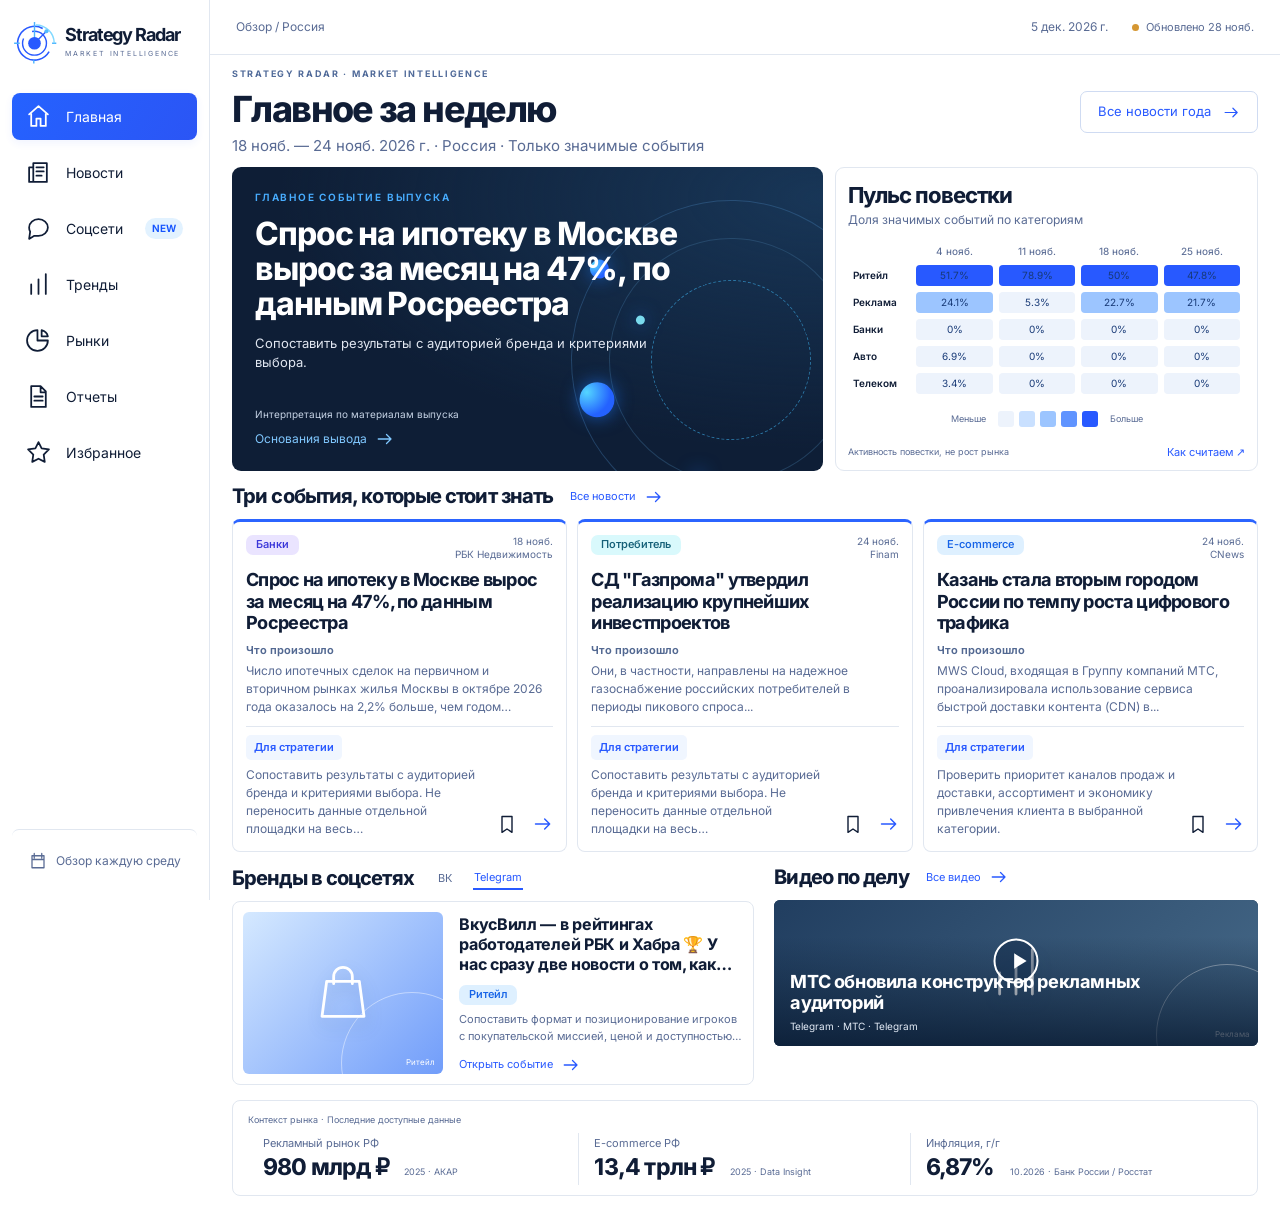
<file: docs/index.html>
<!doctype html>
<html lang="ru">
<head>
<meta charset="utf-8"><meta name="viewport" content="width=device-width,initial-scale=1">
<title>Strategy Radar — Market Intelligence</title>
<meta name="description" content="Главные события, действия брендов и подтвержденные тренды для рекламной стратегии.">
<link rel="stylesheet" href="styles.css?v=4"><link rel="stylesheet" href="premium.css?v=4">
<link rel="icon" href="assets/radar.svg" type="image/svg+xml">
</head>
<body>
<a class="skipLink" href="#main">К содержимому</a>
<div class="app">
 <aside class="side" id="sidebar">
  <a class="brand" href="#home" aria-label="Strategy Radar — главная"><img src="assets/radar.svg" width="52" height="52" alt=""><span><b>Strategy Radar</b><small>MARKET INTELLIGENCE</small></span></a>
  <nav id="nav" aria-label="Разделы">
   <a class="active" href="#home" data-view="home"><i data-icon="home"></i><span>Главная</span></a>
   <a href="#news" data-view="news"><i data-icon="news"></i><span>Новости</span></a>
   <a href="#social" data-view="social"><i data-icon="social"></i><span>Соцсети</span><small class="newBadge">NEW</small></a>
   <a href="#trends" data-view="trends"><i data-icon="trends"></i><span>Тренды</span></a>
   <a href="#markets" data-view="markets"><i data-icon="markets"></i><span>Рынки</span></a>
   <a href="#reports" data-view="reports"><i data-icon="report"></i><span>Отчеты</span></a>
   <a href="#favorites" data-view="favorites"><i data-icon="star"></i><span>Избранное</span></a>
  </nav>
  <button class="sideFoot textButton" data-dialog="schedule"><i data-icon="calendar"></i>Обзор каждую среду</button>
 </aside>
 <div class="workspace">
  <header class="top"><button class="mobileMenu iconButton" id="mobileMenu" aria-label="Открыть меню" aria-expanded="false"><i data-icon="menu"></i></button><span id="breadcrumb">Обзор / Россия</span><div class="topEnd"><time id="today"></time><button class="updateStatus" id="fresh" data-dialog="sources">Загрузка данных…</button></div></header>
  <main id="main" tabindex="-1">
   <div id="offlineBanner" class="notice" hidden role="status"></div>
   <div class="pagehead"><div><span class="eyebrow">STRATEGY RADAR · MARKET INTELLIGENCE</span><h1 id="pageTitle">Главное за неделю</h1><p id="pageSubtitle">Россия · Только значимые события</p></div><div id="pageActions"></div></div>
   <section class="view active" id="view-home" aria-label="Главная">
    <div class="homeHero"><article class="focusCard" id="focusCard"><div class="skeleton" style="height:200px"></div></article><section class="pulsePanel" aria-labelledby="pulseTitle"><h2 id="pulseTitle">Пульс повестки</h2><p class="subtle">Доля значимых событий по категориям</p><div id="pulseChart"></div><div class="pulseFoot"><span>Активность повестки, не рост рынка</span><button class="textButton" data-dialog="pulse">Как считаем ↗</button></div></section></div>
    <div class="sectionHead"><h2 id="homeNewsTitle">Три события, которые стоит знать</h2><button class="textButton" data-go="news" data-mode="year">Все новости <i data-icon="arrow"></i></button></div><div class="newsGrid" id="topNews"></div>
    <div class="homeLower"><section><div class="sectionHead"><h2>Бренды в соцсетях</h2><div class="miniTabs" id="homePlatforms"><button data-home-platform="vk">ВК</button><button class="active" data-home-platform="telegram">Telegram</button></div></div><div id="homeSocial"></div></section><section><div class="sectionHead"><h2>Видео по делу</h2><button class="textButton" data-dialog="videos">Все видео <i data-icon="arrow"></i></button></div><div id="homeVideo"></div></section></div>
    <section class="marketContext" aria-label="Контекст рынка"><small>Контекст рынка · Последние доступные данные</small><div class="metricGrid" id="metricGrid"></div></section>
   </section>
   <section class="view" id="view-news" aria-label="Новости">
    <div class="newsControls"><label class="search"><i data-icon="search"></i><input id="search" type="search" placeholder="Найти событие, бренд или тему" aria-label="Поиск новостей"></label><div class="segmented" id="newsModes"><button data-mode="edition" class="active">Выпуск среды</button><button data-mode="year">Все новости года</button></div><div class="archiveLinks"><button class="textButton" data-dialog="editions">Прошлые выпуски</button><button class="textButton" data-dialog="archive">Архив</button></div></div>
    <div class="categoryBar" id="newsCategories"></div>
    <div class="newsLayout"><div><div class="editionBanner" id="editionBanner"></div><div id="newsMeta" class="resultMeta" role="status"></div><div id="newsList" class="articleList"></div><button class="loadMore" id="loadMore" hidden>Показать еще</button></div><aside class="newsRail"><section class="railContents"><h2 id="railTitle">В этом выпуске</h2><div id="newsContents"></div></section><section class="selectionCard"><h2>Как отбираем</h2><div><i data-icon="trends"></i><p><b>Влияние на рынок</b><span>Что меняется для потребителя, отрасли и брендов.</span></p></div><div><i data-icon="bulb"></i><p><b>Новизна события</b><span>Новые решения, запуски и значимые изменения.</span></p></div><div><i data-icon="report"></i><p><b>Подтвержденные факты</b><span>Проверяем происхождение данных и первоисточники.</span></p></div><button class="textButton" data-dialog="selection">Правила отбора →</button></section><section class="quietNote"><i data-icon="tag"></i><div><b>Когда мало событий</b><p>Период расширяется до 30 дней. Это отмечается в выпуске.</p></div></section></aside></div>
    <footer class="viewFooter">Новые материалы собираются ежедневно · Выпуск — по средам, 09:00 МСК</footer>
   </section>
   <section class="view" id="view-social" aria-label="Соцсети">
    <div class="socialControls"><label class="search"><i data-icon="search"></i><input id="socialSearch" type="search" placeholder="Найти бренд или событие" aria-label="Поиск в соцсетях"></label><button class="outlineButton" data-dialog="accounts">Реестр аккаунтов ↗</button></div>
    <div class="socialFilterRow"><div class="segmented" id="socialPlatforms"><button class="active" data-platform="">Все платформы</button><button data-platform="vk">ВК</button><button data-platform="telegram">Telegram</button></div><div class="categoryBar" id="socialCategories"></div></div>
    <div id="socialCoverage" class="coverageHint"></div><div class="socialLayout"><div id="socialFeature"></div><div class="socialRail"><section class="socialOther"><h2>Что меняется у брендов</h2><div id="socialOther"></div></section><section class="socialVideo"><h2>Видео по делу</h2><div id="socialVideo"></div></section></div></div>
    <div class="socialStatement"><i data-icon="info"></i><div>Публикация бренда подтверждает действие, но не доказывает эффективность.<small id="socialFresh"></small></div><button class="textButton" data-dialog="accounts">Как проверяем аккаунты →</button></div><div id="socialList" class="socialList"></div><button id="moreSocial" class="loadMore" hidden>Еще события брендов</button>
   </section>
   <section class="view" id="view-trends" aria-label="Тренды">
    <div class="trendControls"><div class="segmented" id="trendScopes"><button class="active" data-scope="Russia">Россия</button><button data-scope="Global">Мир</button></div><div class="categoryBar" id="trendCategories"></div></div><div class="trendLayout"><div id="trendCards" class="trendCards"></div><div id="trendDetail" class="trendDetail"></div></div>
   </section>
   <section class="view" id="view-markets" aria-label="Рынки"><div class="categoryBar" id="marketNav"></div><div id="marketDetail"></div></section>
   <section class="view" id="view-reports" aria-label="Отчеты"><section class="panel reportsPanel"><div class="panelHead"><div><h2>Исследования и отчеты</h2><small id="reportStatus"></small></div></div><div class="reportTabs left" id="reportTabs"></div><div class="reportLibrary" id="reportLibrary"></div></section></section>
   <section class="view" id="view-favorites" aria-label="Избранное"><div id="favoritesList" class="articleList"></div></section>
  </main>
 </div>
</div>
<dialog id="detailDialog" aria-labelledby="dialogTitle"><div class="dialogHeader"><h2 id="dialogTitle"></h2><button id="closeDialog" class="iconButton" aria-label="Закрыть"><i data-icon="close"></i></button></div><div id="dialogBody"></div></dialog>
<script src="fallback-data.js?v=4"></script><script src="radar.js?v=4"></script>
</body></html>
</file>
<file: docs/styles.css>
@font-face{font-family:Inter;src:url(assets/inter-cyrillic.woff2) format('woff2');font-style:normal;font-weight:100 900;font-display:swap;unicode-range:U+0400-045F,U+0490-0491,U+04B0-04B1,U+2116}
@font-face{font-family:Inter;src:url(assets/inter-latin.woff2) format('woff2');font-style:normal;font-weight:100 900;font-display:swap}
:root{--ink:#101d36;--muted:#596b94;--blue:#2859ff;--line:#e1e7f0;--soft:#edf5ff;--nav:240px}
*{box-sizing:border-box}html{scroll-behavior:smooth}body{margin:0;background:#fff;color:var(--ink);font:14px/1.5 Inter,'Segoe UI',Arial,sans-serif;-webkit-font-smoothing:antialiased}button,input,select{font:inherit}button,a{-webkit-tap-highlight-color:transparent}button{cursor:pointer}a{color:inherit;text-decoration:none}button{color:inherit}button:disabled{cursor:default}button,input,select{border-radius:7px}button:focus-visible,a:focus-visible,input:focus-visible,select:focus-visible,summary:focus-visible{outline:3px solid #67baff;outline-offset:4px}[hidden]{display:none!important}h1,h2,h3,p{margin:0}h1,h2,h3{line-height:1.15;letter-spacing:-.045em}h1{font-size:40px;font-weight:780}h2{font-size:22px;font-weight:750}h3{font-size:20px;font-weight:730}svg.icon{width:24px;height:24px;fill:none;stroke:currentColor;stroke-width:1.7;stroke-linecap:round;stroke-linejoin:round;flex:none;vertical-align:middle}i[data-icon]{display:inline-flex;font-style:normal}
.app{display:grid;grid-template-columns:var(--nav) minmax(0,1fr);min-height:100vh}.side{height:100vh;position:sticky;top:0;padding:20px 16px;border-right:1px solid var(--line);display:flex;flex-direction:column;z-index:20;background:#fff}.brand{display:flex;align-items:center;gap:8px;margin:0 0 28px}.brand img{width:52px;height:52px;flex:none}.brand b{font-size:21px;letter-spacing:-1.1px;white-space:nowrap;line-height:1.1}.brand small{display:block;font-size:8px;letter-spacing:2.25px;color:var(--muted);margin-top:3px}nav{display:grid;gap:9px}nav a{height:47px;padding:0 14px;display:flex;align-items:center;gap:19px;border-radius:8px;font-size:14px;transition:background .15s}nav a:hover{background:#f1f5fe}nav a.active{color:white;background:linear-gradient(120deg,#2562ff,#2b55f5);box-shadow:0 3px 8px #2859ff12}nav a .icon{width:25px;height:25px}nav .newBadge{margin-left:auto;padding:3px 7px;background:#e2f2ff;color:#1454ff;font-size:10px;border-radius:12px;font-weight:650}nav a.active .newBadge{background:#f0f8ff}.sideFoot{margin-top:auto!important;padding:22px 12px 10px!important;border-top:1px solid var(--line)!important;display:flex;align-items:center;gap:14px;font-size:12px!important;color:var(--muted)!important;text-align:left}
.workspace{min-width:0}.top{height:55px;border-bottom:1px solid var(--line);display:flex;align-items:center;padding:0 26px;gap:16px;color:var(--muted);font-size:12px}.topEnd{margin-left:auto;display:flex;align-items:center;gap:24px}.updateStatus{border:0;background:none;color:var(--muted);font-size:11px;padding:6px 0}.updateStatus:before{content:'';display:inline-block;width:7px;height:7px;border-radius:50%;background:#328dff;margin-right:7px}.updateStatus.partial:before{background:#d59732}.mobileMenu{display:none!important}main{padding:0 24px 32px;max-width:1660px;margin:auto}.pagehead{display:flex;align-items:center;justify-content:space-between;gap:24px;padding:12px 0 10px}.eyebrow{display:block;font-size:9px;letter-spacing:1.7px;font-weight:700;color:#506a99;margin-bottom:8px}.pagehead p{color:var(--muted);font-size:15px;margin-top:5px}.view{display:none}.view.active{display:block}.textButton{padding:0;background:none;border:0;color:var(--blue);font-size:13px;display:inline-flex;align-items:center;justify-content:center;gap:9px}.textButton:hover{text-decoration:underline}.textButton .icon{width:18px;height:18px}.outlineButton{border:1px solid #cfdbf2;color:var(--blue);padding:10px 17px;background:white;display:inline-flex;gap:12px;align-items:center;white-space:nowrap;font-size:13px}.outlineButton .icon{width:17px;height:17px}.iconButton{padding:4px;display:inline-flex;align-items:center;justify-content:center;background:none;border:0;color:var(--ink)}.bookmark.on{color:var(--blue)}.bookmark.on svg{fill:#e1edff}.subtle{color:var(--muted);font-size:12px}.sectionHead{display:flex;align-items:center;gap:17px;margin:14px 0 11px}.sectionHead h2{font-size:22px}.sectionHead .textButton{font-size:11px}.tag{display:inline-block;white-space:nowrap;border-radius:7px;padding:2px 10px;background:#def0ff;color:#1764e7;font-size:11px;line-height:1.45;font-weight:550}.tag[data-cat=BanksFintech]{background:#eae4ff;color:#3b37d9}.tag[data-cat=Consumer],.tag[data-cat=FMCG]{background:#d9f9fc;color:#156078}.tag[data-cat=Fashion]{background:#ffeaf4;color:#9b4475}.meta{font-size:11px;color:var(--muted);line-height:1.5}.empty{padding:30px 22px;border:1px dashed #d9e1ef;border-radius:9px;color:var(--muted);font-size:13px;line-height:1.6;text-align:center}.empty .icon{display:block;margin:0 auto 12px;width:32px;height:32px;color:#6b95e9}.empty b{display:block;color:var(--ink);font-size:15px;margin-bottom:7px}.notice{background:#fff8ed;color:#78572c;border:1px solid #f2e2c8;border-radius:8px;margin-top:15px;padding:10px 14px;font-size:12px}.skeleton{border-radius:8px;background:linear-gradient(90deg,#eef3f9,#f8faff,#eef3f9);background-size:200%;animation:loading 1.8s infinite}@keyframes loading{to{background-position:-200%}}
.homeHero{display:grid;grid-template-columns:1.4fr 1fr;gap:12px}.focusCard{min-height:288px;padding:22px 26px 20px;color:white;position:relative;isolation:isolate;overflow:hidden;border-radius:9px;background:radial-gradient(ellipse at 100% 10%,#183657,transparent 65%),#0e1e36;display:flex;flex-direction:column}.focusLabel{font-size:10px;font-weight:650;letter-spacing:1.8px;color:#48adff;margin-bottom:12px}.focusCard h2{font-size:36px;line-height:1.09;font-weight:760;max-width:70%;position:relative;z-index:2;letter-spacing:-1.1px}.focusCard p{max-width:69%;font-size:14px;line-height:1.45;color:#e1e7f1;margin-top:12px;position:relative;z-index:2}.focusCard .focusBasis{margin-top:auto;padding-top:10px;font-size:10px;color:#c5d2e4;position:relative;z-index:2}.focusCard .textButton{align-self:flex-start;color:#80c8ff;margin-top:8px;z-index:2;font-size:12px}.orbit{position:absolute;right:-68px;top:33px;width:320px;height:320px;border:1px solid #4379ac66;border-radius:50%;z-index:-1;transform:rotate(-20deg)}.orbit:before,.orbit:after{content:'';position:absolute;border-radius:50%;inset:37px;border:1px solid #38658c77}.orbit:after{inset:79px;border-style:dashed;border-color:#3699d0aa}.orb{position:absolute;border-radius:50%;width:19px;height:19px;background:radial-gradient(circle at 30% 20%,#54d6ff,#2462ff 64%);box-shadow:0 0 18px #1c7bffa0}.orb.a{left:57px;top:19px}.orb.b{width:35px;height:35px;left:2px;top:133px}.orb.c{width:9px;height:9px;left:83px;top:86px;background:#7adaed}.orb.d{width:10px;height:10px;left:84px;top:252px;background:#68d4ed}.pulsePanel{border:1px solid var(--line);padding:17px 17px 10px;border-radius:9px;min-width:0;display:flex;flex-direction:column}.pulsePanel h2{font-size:22px}.pulsePanel>.subtle{margin:2px 0 10px}.pulseTable{width:100%;border-collapse:separate;border-spacing:5px 4px;font-size:11px;table-layout:fixed}.pulseTable th{font-weight:450;color:var(--muted);text-align:center;white-space:nowrap}.pulseTable th:first-child{width:72px;text-align:left;color:var(--ink);font-weight:600}.pulseTable td{height:23px;text-align:center;border-radius:4px;position:relative}.pulseTable button{border:0;width:100%;height:100%;border-radius:4px;font-size:10px;color:#173976;background:var(--cell,#f0f4fa);padding:0}.pulseTable button.incomplete{background:repeating-linear-gradient(135deg,#f0f4fa 0,#f0f4fa 5px,#e7edf6 5px,#e7edf6 6px);color:#61718f}.pulseLegend{display:flex;justify-content:center;align-items:center;gap:5px;margin:12px 0 9px;color:var(--muted);font-size:9px}.pulseLegend span{margin:0 7px}.pulseLegend i{width:16px;height:16px;border-radius:3px;background:var(--cell)}.pulseCoverage{font-size:9px;color:var(--muted);text-align:center;margin-top:7px}.pulseFoot{display:flex;align-items:center;justify-content:space-between;gap:7px;margin-top:auto;padding-top:8px;font-size:9px;color:var(--muted)}.pulseFoot .textButton{font-size:11px;white-space:nowrap}.newsGrid{display:grid;grid-template-columns:repeat(3,minmax(0,1fr));gap:10px}.newsCard{border:1px solid var(--line);border-top:3px solid #2b64ff;border-radius:8px;display:flex;flex-direction:column;padding:16px 18px 15px;min-width:0;min-height:246px}.cardTop{display:flex;align-items:flex-start;justify-content:space-between;gap:10px;margin-bottom:8px}.cardTop .meta{text-align:right;font-size:10px;line-height:1.3;max-width:62%}.newsCard h3{font-size:20px;line-height:1.2;letter-spacing:-.7px;margin-bottom:8px}.newsCard h3 a:hover,.story h3 a:hover{color:var(--blue)}.factLabel,.meaningLabel{font-size:11px;font-weight:650;color:#536992;margin-bottom:4px}.factText,.meaningText{font-size:12px;line-height:1.5;color:var(--muted)}.cardMeaning{margin-top:auto;padding-top:10px}.cardMeaning>div{border-top:1px solid var(--line);padding-top:8px;display:flex;align-items:center;justify-content:space-between;gap:8px}.meaningLabel{color:var(--blue);font-weight:600}.meaningLabel.pill{display:inline-block;background:#f0f6ff;padding:4px 8px;border-radius:5px;font-size:11px}.cardActions{display:flex;gap:12px;flex:none;align-self:flex-end}.cardActions .icon{width:20px;height:20px}.homeLower{display:grid;grid-template-columns:1.08fr 1fr;gap:20px}.homeLower>section{min-width:0}.miniTabs{display:flex;gap:20px;align-self:stretch;margin-left:6px}.miniTabs button{border:0;background:none;padding:3px 1px;color:var(--muted);font-size:11px;border-radius:0}.miniTabs button.active{color:var(--blue);border-bottom:2px solid var(--blue)}.homeSocialCard{border:1px solid var(--line);border-radius:8px;padding:10px;display:grid;grid-template-columns:40% 1fr;gap:16px;min-height:146px}.homeSocialCard h3{font-size:16px;line-height:1.25;letter-spacing:-.3px;margin:2px 0 8px}.homeSocialCard p{font-size:11px;color:var(--muted);margin:6px 0 8px}.homeSocialCard .textButton{font-size:11px}.mediaArt{background:linear-gradient(135deg,#d5e9ff,#719dfa);overflow:hidden;position:relative;border-radius:6px;display:flex;align-items:center;justify-content:center;min-height:100px;color:white}.mediaArt>svg.icon{height:56px;width:56px;stroke-width:1.2;filter:drop-shadow(2px 8px 8px #153b7430)}.mediaArt:before{content:'';position:absolute;width:140px;height:140px;border:1px solid #ffffff70;border-radius:50%;right:-40px;bottom:-60px}.mediaArt img{position:absolute;inset:0;width:100%;height:100%;object-fit:cover;z-index:1}.mediaArt .illustrationLabel{position:absolute;right:8px;bottom:6px;z-index:0;font-size:8px;color:#fff}.videoTile{position:relative;display:block;border-radius:6px;overflow:hidden;min-height:146px;background:#16304d;color:white}.videoTile .mediaArt{position:absolute;inset:0;border-radius:0;min-height:100%;background:linear-gradient(135deg,#213e60,#466988)}.videoTile:after{content:'';position:absolute;inset:0;background:linear-gradient(0deg,#06172ec9,transparent 75%);z-index:2}.play{position:absolute;z-index:3;left:50%;top:42%;width:45px;height:45px;border:2px solid #fff;border-radius:50%;background:#0e25436e;display:grid;place-items:center;transform:translate(-50%,-50%)}.play svg{width:23px;height:23px;fill:white;stroke:none;margin-left:3px}.videoOverlay{position:absolute;z-index:3;left:16px;bottom:12px;right:16px}.videoOverlay h3{font-size:18px;max-width:80%;letter-spacing:-.4px;line-height:1.2}.videoOverlay small{display:block;font-size:10px;margin-top:5px;color:#e2eaf5}.marketContext{margin-top:15px;border:1px solid var(--line);border-radius:8px;padding:6px 15px 10px}.marketContext>small{font-size:9px;color:var(--muted)}.metricGrid{display:grid;grid-template-columns:repeat(3,minmax(0,1fr));margin-top:5px}.metric{padding:2px 25px;border-right:1px solid var(--line);display:flex;flex-wrap:wrap;align-items:baseline;column-gap:15px;color:inherit}.metric:last-child{border:0}.metricLabel{font-size:11px;color:var(--muted);width:100%}.metricValue{font-size:25px;letter-spacing:-.8px;line-height:1.4;font-weight:750;white-space:nowrap}.metricNote{font-size:9px;color:var(--muted)}.metric.stale .metricNote:after{content:' · сохранено';color:#946b37}
.search{border:1px solid #d5dfef;border-radius:7px;background:#f6f8fc;height:42px;padding:0 14px;display:flex;gap:12px;align-items:center;min-width:0}.search .icon{width:19px;height:19px;color:#415985}.search input{border:0;outline:none!important;min-width:0;width:100%;background:none;color:var(--ink);font-size:13px}.search input::placeholder{color:#64779a}.search:focus-within{outline:2px solid #7bafff;outline-offset:2px}.segmented{display:inline-flex;flex:none;border:1px solid #d5e0f3;border-radius:7px;padding:0;background:#f5f7fb;overflow:hidden}.segmented button{border:0;background:none;color:#3b5280;padding:11px 24px;border-radius:6px;font-size:13px;white-space:nowrap}.segmented button.active{background:var(--blue);color:white;box-shadow:0 2px 6px #2859ff1f}.newsControls{display:flex;gap:24px;align-items:center;margin:4px 0 20px}.newsControls .search{flex:1}.archiveLinks{margin-left:auto;display:flex;gap:16px}.archiveLinks .textButton{font-size:12px;white-space:nowrap;text-decoration:underline;text-decoration-color:#ccd6ed;text-underline-offset:5px}.archiveLinks .textButton+.textButton{border-left:1px solid var(--line);padding-left:16px}.categoryBar{display:flex;gap:8px;align-items:center;flex-wrap:wrap;margin-bottom:20px}.categoryBar>button,.categoryMore>summary{border:1px solid #d4dff1;border-radius:6px;padding:9px 18px;background:#f8faff;color:#233e72;font-size:12px;white-space:nowrap;cursor:pointer}.categoryBar>button.active{background:var(--blue);color:#fff;border-color:var(--blue)}.categoryMore{position:relative}.categoryMore>summary{list-style:none;display:flex;gap:10px;align-items:center}.categoryMore[open]>div{position:absolute;top:44px;right:0;min-width:190px;padding:7px;background:white;box-shadow:0 10px 35px #19335824;border:1px solid var(--line);border-radius:9px;z-index:10;display:grid;gap:3px}.categoryMore button{background:none;border:0;text-align:left;padding:8px 11px;font-size:12px}.categoryMore button:hover,.categoryMore button.active{background:var(--soft);color:var(--blue)}.newsLayout{display:grid;grid-template-columns:minmax(0,2.5fr) minmax(235px,1fr);gap:24px}.editionBanner{display:flex;gap:20px;align-items:center;padding:19px 22px;border-radius:9px;background:linear-gradient(110deg,#eaf3ff,#f4f8ff);margin-bottom:2px}.editionBanner>.icon{width:30px;height:30px;color:var(--blue)}.editionBanner h2{font-size:20px;letter-spacing:-.7px}.editionBanner p{font-size:13px;color:var(--muted);margin-top:4px}.editionBanner small{margin-left:auto;display:flex;gap:10px;align-items:center;font-size:10px;color:var(--blue);text-align:right}.resultMeta{color:var(--muted);font-size:10px;margin:8px 0}.articleList{display:grid}.story{position:relative;display:grid;grid-template-columns:180px minmax(0,1fr);gap:23px;padding:17px 0;border-bottom:1px solid var(--line)}.story .mediaArt{min-height:175px}.story .storyMeta{display:flex;gap:14px;align-items:center;font-size:10px;color:var(--muted);padding-right:25px;margin-bottom:9px;flex-wrap:wrap}.story h3{font-size:23px;line-height:1.21;letter-spacing:-.65px;margin-bottom:12px;padding-right:20px}.story .bookmark{position:absolute;top:18px;right:0}.storyCopy{display:grid;grid-template-columns:1fr 1fr;gap:22px}.storyCopy>div+div{border-left:1px solid var(--line);padding-left:22px}.storyCopy b{color:var(--blue);font-size:12px;font-weight:550;display:block;margin-bottom:4px}.storyCopy p{font-size:12px;line-height:1.5;color:var(--muted)}.storySources{display:flex;gap:12px;align-items:center;flex-wrap:wrap;margin-top:11px;font-size:10px;color:var(--muted)}.storySources a{color:var(--blue);font-size:11px}.newsRail{display:grid;gap:10px;align-content:start}.railContents{border:1px solid var(--line);border-radius:8px;padding:16px 18px}.railContents h2{margin-bottom:15px}.contentsItem{display:block;padding:13px 0;border-bottom:1px solid var(--line)}.contentsItem:last-child{border:0}.contentsItem:first-child{padding-top:0}.contentsItem b{display:block;font-size:14px;line-height:1.4;margin-top:5px;font-weight:550;color:#173568}.selectionCard{padding:16px 18px;background:radial-gradient(ellipse at 100% 0,#153551,transparent 80%),#0d1d36;border-radius:8px;color:white}.selectionCard h2{font-size:22px;margin-bottom:15px}.selectionCard>div{display:flex;align-items:flex-start;gap:17px;margin-bottom:15px}.selectionCard .icon{width:25px;height:25px;margin-top:2px}.selectionCard b,.selectionCard span{display:block;font-size:12px;font-weight:450;line-height:1.5}.selectionCard span{color:#cdd9e9}.selectionCard .textButton{color:#5ab1ff;border-top:1px solid #5d779665;padding-top:9px;justify-content:flex-start;width:100%}.quietNote{background:#f5f8fd;border:1px solid var(--line);border-radius:7px;padding:13px 17px;display:flex;gap:17px;font-size:11px;line-height:1.4}.quietNote p{color:var(--muted);margin-top:3px}.viewFooter{border-top:1px solid var(--line);margin-top:22px;padding-top:15px;color:var(--muted);font-size:11px}.loadMore{display:block;margin:23px auto;border:1px solid #d2ddf0;background:#fff;color:var(--blue);padding:10px 22px}
.socialControls{display:flex;gap:28px;align-items:center;margin:0 0 21px}.socialControls .search{flex:1;max-width:620px}.socialFilterRow{display:flex;align-items:center;justify-content:space-between;gap:20px;margin-bottom:18px}.socialFilterRow .categoryBar{margin:0;border-left:1px solid var(--line);padding-left:28px;justify-content:flex-end}.socialFilterRow .categoryBar>button{border:0;background:#eef4fd}.socialFilterRow .categoryBar>button.active{background:var(--blue)}.coverageHint{font-size:11px;color:var(--muted);margin:-7px 0 10px;display:flex;align-items:center;gap:8px}.coverageHint .textButton{font-size:11px}.socialLayout{display:grid;grid-template-columns:1.43fr 1fr;gap:13px}.socialFeature{border:1px solid var(--line);border-radius:8px;padding:10px 10px 0}.socialFeature>.mediaArt{height:310px}.socialFeatureBody{padding:20px 6px 20px}.socialFeature .kicker{color:#2859ff;letter-spacing:1.6px;text-transform:uppercase;font-size:11px;font-weight:650;margin-bottom:11px}.socialFeature h2{font-size:32px;line-height:1.17;letter-spacing:-1.1px;max-width:95%;margin-bottom:11px}.socialFeature .socialMeta{font-size:13px;color:var(--muted);margin:0 0 17px}.socialFeature .socialFact{color:var(--muted);font-size:14px;line-height:1.6}.socialMeaning{border-top:1px solid var(--line);margin-top:18px;padding:13px 0 17px}.socialMeaning b{font-size:13px;color:var(--blue);font-weight:550}.socialMeaning p{font-size:13px;color:var(--muted);margin-top:5px}.socialSourceLinks{border-top:1px solid var(--line);padding-top:15px;display:flex;align-items:center;gap:18px;flex-wrap:wrap;font-size:12px;color:var(--blue)}.socialSourceLinks>small{margin-left:auto;color:var(--muted);font-size:10px}.socialSourceLinks .bookmark{margin-left:auto}.socialRail{display:grid;gap:13px;align-content:start}.socialOther,.socialVideo{border:1px solid var(--line);border-radius:8px;padding:16px 19px}.socialOther h2,.socialVideo h2{margin-bottom:16px}.socialMini{display:grid;grid-template-columns:96px 1fr;gap:17px;padding:13px 0;border-bottom:1px solid var(--line)}.socialMini:last-child{border:0;padding-bottom:0}.socialMini .mediaArt{height:106px;min-height:0}.socialMini h3{font-size:16px;line-height:1.3;letter-spacing:-.4px;margin:8px 0}.socialMini .meta{font-size:10px;color:var(--blue)}.socialMini p{font-size:12px;color:var(--muted);line-height:1.4}.socialVideo .videoTile{height:182px}.socialVideo .videoOverlay h3{font-size:18px}.videoDescription{color:var(--muted);font-size:12px;margin-top:11px;line-height:1.5}.socialStatement{display:flex;align-items:center;gap:18px;background:#edf5ff;border-radius:8px;padding:18px 21px;margin-top:20px;font-size:12px}.socialStatement>.icon{width:35px;height:35px;color:var(--blue)}.socialStatement small{display:block;font-size:10px;color:var(--muted);margin-top:3px}.socialStatement .textButton{margin-left:auto;font-size:12px;white-space:nowrap}.socialList{margin-top:24px;display:grid;grid-template-columns:1fr 1fr;gap:20px}.socialList .socialMini{border:1px solid var(--line);padding:14px;border-radius:8px}
.trendControls{display:flex;gap:30px;align-items:center;margin:12px 0 25px}.trendControls .categoryBar{border-left:1px solid var(--line);padding-left:28px;margin:0}.trendControls .categoryBar>button{border:0;background:none}.trendControls .categoryBar>button.active{background:#e5f2ff;color:var(--blue)}.trendLayout{display:grid;grid-template-columns:31% minmax(0,1fr);gap:12px;align-items:start}.trendCards{display:grid;gap:10px}.trendCard{border:1px solid var(--line);background:white;border-radius:9px;padding:20px;text-align:left;position:relative;display:block;color:var(--ink)}.trendCard.active{border:2px solid var(--blue);padding:19px;background:linear-gradient(130deg,#f7fbff,#e8f4ff)}.trendCard h3{font-size:24px;line-height:1.15;letter-spacing:-.8px;margin:15px 0 8px}.trendCard p{font-size:14px;color:var(--muted);line-height:1.45}.trendCard .trendGlyph{margin:24px 0 4px;width:74px;height:62px;background:radial-gradient(circle at 70% 40%,#d5eaff 0 45%,transparent 46%);display:flex;align-items:center;justify-content:center;color:#184ca5}.trendGlyph .icon{width:49px;height:49px;stroke-width:1.3}.trendCard>.icon{position:absolute;right:19px;bottom:25px;width:21px;height:21px;color:var(--blue)}.stage{border-radius:15px;padding:4px 12px;font-size:11px;color:#0755e8;background:#e2f2ff;display:inline-block;font-weight:650}.stage.established{color:#12616d;background:#dff9f9}.trendDetail{border:1px solid var(--line);border-radius:9px;padding:22px 20px}.detailTop{display:flex;justify-content:space-between;align-items:center;margin-bottom:13px}.detailTop .stage{letter-spacing:1px;font-size:10px;text-transform:uppercase}.trendDetail h2{font-size:34px;line-height:1.16;letter-spacing:-1.15px}.trendClaim{font-size:16px;line-height:1.5;color:var(--muted);margin:8px 0 22px}.stageTrack{display:flex;max-width:480px;margin:32px auto 38px;justify-content:space-between;position:relative}.stageTrack:before{content:'';height:2px;background:#c0d5f3;position:absolute;top:14px;left:40px;right:40px}.stageTrack>div{text-align:center;position:relative;font-size:11px;color:var(--muted)}.stageTrack i{display:block;width:29px;height:29px;border:2px solid #c2d9f7;border-radius:50%;background:#f3f8ff;margin:0 auto 10px;box-shadow:inset 0 0 0 3px white}.stageTrack .active{color:var(--blue);font-weight:650}.stageTrack .active i{background:var(--blue)}.detailSection{margin-top:24px}.detailSection h3{font-size:20px;letter-spacing:-.65px}.detailSection .sectionHead{margin:0 0 16px;justify-content:space-between;align-items:flex-start}.lastSignal{font-size:10px;color:var(--blue);background:#edf6ff;padding:5px 8px;border-radius:5px;white-space:nowrap}.timeline{display:grid;grid-template-columns:repeat(3,minmax(0,1fr));position:relative;margin:20px 0 10px;gap:18px}.timeline:before{content:'';height:2px;position:absolute;left:10px;right:0;top:7px;background:#b3cdf5}.timelineStep{padding-top:26px;position:relative}.timelineStep:before{content:'';width:15px;height:15px;position:absolute;top:0;left:0;background:var(--blue);border-radius:50%}.timelineStep time{font-size:11px;color:var(--muted)}.timelineStep b{display:block;font-size:12px;font-weight:550;line-height:1.4;margin:5px 0}.timelineStep span{font-size:11px;line-height:1.45;color:var(--muted);display:block}.evidenceGrid{display:grid;grid-template-columns:1fr 1fr;gap:9px}.evidenceLink{border:1px solid var(--line);border-radius:5px;padding:13px 12px;display:flex;gap:13px;align-items:center}.evidenceLink .icon{width:30px;height:30px}.evidenceLink strong{display:block;color:#294d8e;font-size:12px;font-weight:550;line-height:1.45}.evidenceLink span{display:block;color:var(--blue);font-size:11px;margin-top:4px}.evidenceNote{font-size:10px;color:var(--muted);margin-top:8px}.detailCallout{border-radius:8px;padding:13px 15px;margin-top:14px;display:flex;gap:15px;align-items:flex-start;background:#fff6ea;font-size:12px}.detailCallout .icon{color:#f2a020}.detailCallout b{font-weight:600}.detailCallout p{color:var(--muted);margin-top:5px;font-size:12px}.detailCallout.strategy{background:#edf6ff}.detailCallout.strategy .icon{color:var(--blue)}.detailFoot{display:flex;justify-content:space-between;gap:15px;border-top:1px solid var(--line);padding-top:14px;margin-top:20px;font-size:10px;color:var(--muted)}.detailFoot .textButton{font-size:11px;white-space:nowrap}
/* Reports retain their existing layout and typography. */
.panelHead{display:flex;justify-content:space-between;align-items:center;padding:0 0 19px;gap:18px}.panelHead h2{font-size:20px;letter-spacing:-.5px;font-weight:650}.panelHead small{display:block;font-size:11px;margin-top:7px;color:#7b8998;line-height:1.5}.reportTabs{display:flex;margin:0 0 18px;justify-content:flex-start;gap:6px;flex-wrap:wrap}.reportTabs button{border:1px solid transparent;background:transparent;padding:9px 13px;border-radius:7px;color:#4d5c77;font-size:11px}.reportTabs button.active{background:#eaf2ff;color:var(--blue);font-weight:700;border-color:#d5e2fa}.reportLibrary{display:grid;grid-template-columns:repeat(3,minmax(0,1fr));gap:16px}.reportBig{border:1px solid var(--line);border-radius:12px;padding:23px;display:flex;gap:12px;min-height:132px}.reportBig:hover{border-color:#c9d8f0}.reportBig .pdf{width:34px;height:42px;flex:0 0 auto}.pdf{border:1px solid #d2ddeb;color:#557498;border-radius:4px;background:#f5f8fc;font-size:8px;font-weight:800;display:grid;place-items:center}.pdf.paid{border-color:#8855cc;color:#8855cc}.reportBig h3{font-size:15px;line-height:1.5;font-weight:600;margin:0 0 7px;letter-spacing:0}.reportBig p{font-size:12px;line-height:1.6;color:#7a88a0;margin:0 0 8px}.reportMeta{font-size:10px;line-height:1.6;color:#8190a6;margin-bottom:9px}.reportBadge{display:inline-block;font-size:9px;line-height:1.5;margin-top:9px;color:#667d9a;background:#eef5ff;border-radius:999px;padding:3px 6px}.marketHeader{padding:22px;border:1px solid var(--line);background:#f4f8ff;border-radius:8px;margin-bottom:20px;display:flex;align-items:center;gap:15px}.marketHeader .icon{width:36px;height:36px;color:var(--blue)}.marketHeader p{color:var(--muted);margin-top:5px}.marketColumns{display:grid;grid-template-columns:1.5fr 1fr;gap:24px}.marketColumns .story{grid-template-columns:115px 1fr;gap:15px}.marketColumns .story h3{font-size:18px}.marketColumns .storyCopy{grid-template-columns:1fr;gap:8px}.marketColumns .storyCopy>div+div{border:0;padding:0}.marketMetrics{display:grid;gap:10px;margin:17px 0 30px}.marketMetrics .metric{padding:15px;border:1px solid var(--line);border-radius:8px}.marketReports{display:grid;gap:10px;margin:16px 0}.marketReports .reportBig{padding:15px}.marketOutlook a{display:block;border-bottom:1px solid var(--line);padding:14px 0;font-size:13px;line-height:1.5}.marketOutlook small{display:block;color:var(--muted);font-size:10px;margin-top:4px}
dialog{width:min(860px,calc(100% - 32px));max-height:85vh;border:1px solid var(--line);border-radius:13px;padding:25px;color:var(--ink);box-shadow:0 20px 90px #10294745}dialog::backdrop{background:#101d3670;backdrop-filter:blur(3px)}.dialogHeader{display:flex;align-items:center;justify-content:space-between;gap:18px;border-bottom:1px solid var(--line);padding-bottom:17px;margin-bottom:18px}.dialogHeader h2{font-size:25px}#dialogBody p{font-size:13px;line-height:1.75;color:var(--muted);margin-bottom:14px}#dialogBody h3{font-size:17px;margin:20px 0 9px}#dialogBody a{color:var(--blue)}#dialogBody ul{padding-left:20px;font-size:13px;color:var(--muted);line-height:1.7}#dialogBody .story{grid-template-columns:110px 1fr}#dialogBody .story h3{font-size:18px}.registryTable{width:100%;border-collapse:collapse;font-size:11px}.registryTable th{text-align:left;color:var(--muted);font-size:10px}.registryTable td,.registryTable th{padding:13px 9px;border-bottom:1px solid var(--line);vertical-align:top}.registryTable small{display:block;font-size:10px;color:var(--muted);margin-top:5px}.statusLabel{font-size:10px;border-radius:5px;background:#fff4df;padding:3px 6px;color:#8a6324;display:inline-block}.statusLabel.ok{background:#e9f5f0;color:#267951}.editionLink{border:1px solid var(--line);background:white;padding:14px;text-align:left;width:100%;margin-bottom:8px}.editionLink b,.editionLink small{display:block}.editionLink small{color:var(--muted);font-size:11px;margin-top:5px}.skipLink{position:absolute;top:-100px;left:245px;z-index:100;background:white;padding:14px}.skipLink:focus{top:5px}.unavailableFavorite{padding:20px;border-bottom:1px solid var(--line);display:flex;justify-content:space-between;gap:10px;color:var(--muted);font-size:13px}

.videoLibrary{display:grid;gap:24px;grid-template-columns:repeat(auto-fit,minmax(240px,1fr))}.videoLibrary .videoTile{height:210px}
</file>
<file: docs/premium.css>
/* Approved preview proportions and responsive behavior. */
@media(min-width:1750px){main{padding-left:36px;padding-right:36px}.focusCard h2{font-size:40px}.focusCard{min-height:310px}.newsCard{min-height:255px}.socialFeature>.mediaArt{height:360px}}
@media(max-width:1350px){:root{--nav:210px}.side{padding-left:12px;padding-right:12px}.brand b{font-size:18px}.brand img{width:45px;height:45px}.brand small{font-size:7px;letter-spacing:1.8px}nav a{gap:15px}main{padding-left:22px;padding-right:22px}h1{font-size:36px}.focusCard{padding:23px}.focusCard h2{font-size:32px;max-width:85%}.focusCard p{max-width:78%;font-size:13px}.pulsePanel{padding:15px 12px 10px}.pulseTable th:first-child{width:59px}.pulseTable{border-spacing:4px;font-size:10px}.sectionHead h2{font-size:20px}.newsCard{padding:13px}.newsCard h3{font-size:18px}.metric{padding-left:15px;padding-right:15px}.metricValue{font-size:23px}.newsControls{gap:12px;flex-wrap:wrap}.newsControls .search{min-width:270px}.archiveLinks{gap:10px}.segmented button{padding:10px 17px}.story{grid-template-columns:145px minmax(0,1fr);gap:18px}.story h3{font-size:20px}.storyCopy{gap:15px}.storyCopy>div+div{padding-left:15px}.newsLayout{gap:20px;grid-template-columns:minmax(0,2.5fr) minmax(220px,1fr)}.railContents,.selectionCard{padding:15px}.socialFilterRow{flex-wrap:wrap}.socialFilterRow .categoryBar{padding-left:0;border:0}.socialFeature h2{font-size:29px}.socialFeature>.mediaArt{height:280px}.socialMini{grid-template-columns:80px 1fr;gap:13px}.trendCard h3{font-size:22px}.trendCard{padding:18px}.trendCard.active{padding:17px}.trendDetail h2{font-size:29px}.trendClaim{font-size:14px}.timelineStep b{font-size:11px}.evidenceLink{padding:11px}.evidenceLink .icon{width:24px;height:24px}.reportLibrary{grid-template-columns:repeat(2,minmax(0,1fr))}}
@media(max-width:1050px){:root{--nav:185px}main{padding-left:20px;padding-right:20px}.brand{gap:4px}.brand b{font-size:16px}.brand small{font-size:6px}.brand img{width:39px;height:39px}nav a{padding:0 11px;gap:13px;font-size:12px}.homeHero{grid-template-columns:1.15fr 1fr}.focusCard h2{font-size:29px;max-width:100%}.focusCard p{max-width:85%}.orbit{opacity:.6;right:-160px}.pulsePanel h2{font-size:20px}.pulseTable th:first-child{width:50px}.pulseFoot{flex-wrap:wrap}.newsCard h3{font-size:17px}.cardTop{flex-wrap:wrap;gap:6px}.cardTop .meta{max-width:100%;text-align:left}.homeLower{gap:15px}.homeSocialCard{gap:10px;padding:8px;grid-template-columns:35% 1fr}.homeSocialCard h3{font-size:14px}.sectionHead{flex-wrap:wrap;gap:10px}.miniTabs{gap:14px}.metricValue{font-size:21px}.newsLayout{grid-template-columns:1fr}.newsRail{grid-template-columns:1.4fr 1fr}.newsRail .quietNote{display:none}.story{grid-template-columns:175px 1fr}.socialLayout{grid-template-columns:1.15fr 1fr}.socialFeature h2{font-size:25px}.socialFeature>.mediaArt{height:245px}.socialMini{grid-template-columns:68px 1fr;gap:11px}.socialMini h3{font-size:14px}.socialMini p{font-size:11px}.socialOther,.socialVideo{padding:14px}.socialStatement{flex-wrap:wrap}.socialStatement .textButton{margin-left:52px}.trendControls{gap:20px;flex-wrap:wrap}.trendControls .categoryBar{border:0;padding-left:0}.trendLayout{grid-template-columns:1fr}.trendCards{grid-template-columns:repeat(3,minmax(0,1fr))}.trendCard h3{font-size:17px}.trendCard p{font-size:12px}.trendCard .trendGlyph{margin-top:14px;height:45px}.trendGlyph .icon{height:35px;width:35px}.trendCard>.icon{bottom:21px}.marketColumns{grid-template-columns:1fr}.topEnd{gap:15px}.updateStatus{max-width:200px}}
@media(max-width:760px){:root{--nav:0px}.app{display:block}.side{display:none;position:fixed;left:0;top:55px;bottom:0;width:240px;height:calc(100dvh - 55px);box-shadow:15px 0 50px #101d3630;padding:22px 16px}.side.open{display:flex}.side .brand b{font-size:20px}.side .brand small{font-size:8px}.side .brand img{width:50px;height:50px}nav a{font-size:14px;gap:18px}.top{padding:0 17px;position:sticky;top:0;background:#ffffffef;backdrop-filter:blur(12px);z-index:30;font-size:11px}.mobileMenu{display:inline-flex!important}.topEnd{gap:12px}.topEnd time{display:none}.updateStatus{font-size:10px;max-width:180px}.pagehead{padding:24px 0 20px;gap:15px}h1{font-size:32px}.pagehead p{font-size:12px}.eyebrow{font-size:8px;letter-spacing:1.2px}.pagehead .outlineButton{font-size:11px;padding:9px 11px}main{padding:0 18px 28px}.homeHero{grid-template-columns:1fr}.focusCard{min-height:285px;padding:26px}.focusCard h2{max-width:76%;font-size:34px}.focusCard p{max-width:80%}.orbit{opacity:.9;right:-65px}.pulsePanel{padding:18px}.pulseTable{border-spacing:6px 5px;font-size:12px}.pulseTable th:first-child{width:90px}.pulseTable td{height:25px}.pulseFoot{font-size:10px}.newsGrid{grid-template-columns:1fr}.newsCard{padding:20px;min-height:0}.newsCard h3{font-size:23px}.cardTop{flex-wrap:nowrap}.cardTop .meta{text-align:right;font-size:10px}.factText,.meaningText{font-size:13px}.cardMeaning{margin-top:15px}.homeLower{grid-template-columns:1fr}.sectionHead{margin-top:20px}.sectionHead h2{font-size:22px}.homeSocialCard{grid-template-columns:39% 1fr;min-height:155px;padding:10px;gap:15px}.homeSocialCard h3{font-size:17px}.homeSocialCard p{font-size:12px}.videoTile{height:190px}.metricGrid{grid-template-columns:1fr;gap:8px}.metric{border:0;border-bottom:1px solid var(--line);padding:10px 4px 12px;display:grid;grid-template-columns:1fr auto;gap:3px 12px}.metricLabel{font-size:12px}.metricValue{font-size:23px;grid-column:2;grid-row:1/3}.metricNote{font-size:10px}.marketContext{padding:10px 16px}.newsControls{display:grid;grid-template-columns:1fr;gap:13px}.newsControls .search{width:100%;min-width:0}.segmented{width:fit-content;max-width:100%}.segmented button{padding:10px 16px;font-size:12px}.newsControls .segmented{width:100%}.newsControls .segmented button{flex:1}.archiveLinks{margin-left:0;justify-content:space-between}.categoryBar{gap:7px;margin-bottom:15px}.categoryBar>button,.categoryMore>summary{padding:8px 11px;font-size:11px}.editionBanner{padding:16px;gap:13px}.editionBanner h2{font-size:19px}.editionBanner p{font-size:11px}.editionBanner>small{font-size:9px;max-width:90px;gap:5px}.editionBanner>small .icon{display:none}.story{grid-template-columns:90px minmax(0,1fr);gap:13px;padding:20px 0}.story .mediaArt{height:95px;min-height:95px}.story h3{font-size:19px;padding-right:12px}.story .storyMeta{gap:7px;font-size:9px;padding-right:10px}.story .tag{font-size:9px;padding:2px 6px}.storyCopy{grid-template-columns:1fr;gap:12px}.storyCopy>div+div{border:0;padding:0}.storyCopy p{font-size:12px}.story .bookmark .icon{width:19px;height:19px}.storySources{gap:8px;font-size:9px}.newsRail{grid-template-columns:1fr}.selectionCard{display:none}.railContents h2{font-size:20px}.viewFooter{font-size:10px}.socialControls{gap:12px;flex-wrap:wrap}.socialControls .search{min-width:220px}.socialControls .outlineButton{padding:8px 11px;font-size:11px}.socialFilterRow{gap:15px}.socialFilterRow .categoryBar{justify-content:flex-start}.socialLayout{grid-template-columns:1fr}.socialFeature>.mediaArt{height:260px}.socialFeature h2{font-size:29px}.socialFeatureBody{padding:18px 7px}.socialFeature .socialFact{font-size:13px}.socialMini{grid-template-columns:85px 1fr;gap:15px}.socialMini h3{font-size:17px}.socialMini p{font-size:12px}.socialStatement{padding:16px;gap:12px;font-size:11px}.socialStatement>div{flex:1}.socialStatement .textButton{margin-left:46px;font-size:11px}.socialList{grid-template-columns:1fr;gap:10px}.socialOther,.socialVideo{padding:18px}.socialVideo .videoTile{height:210px}.trendControls{gap:17px;margin-top:5px}.trendCards{display:grid;grid-template-columns:1fr}.trendCard{padding:17px 68px 17px 17px}.trendCard.active{padding:16px 67px 16px 16px}.trendCard h3{font-size:20px;margin:9px 0 5px}.trendCard p{font-size:12px}.trendCard .trendGlyph{display:none}.trendCard>.icon{bottom:30px}.trendDetail{padding:20px 16px}.trendDetail h2{font-size:28px}.trendClaim{font-size:14px}.stageTrack{margin:26px 0 32px}.stageTrack>div{font-size:10px}.detailSection .sectionHead{gap:8px;flex-wrap:wrap}.timeline{gap:12px}.timelineStep span{font-size:10px}.timelineStep time{font-size:10px}.evidenceGrid{grid-template-columns:1fr}.detailFoot{flex-wrap:wrap}.detailSection h3{font-size:20px}.detailCallout{font-size:12px}.detailCallout p{font-size:11px}.reportLibrary{grid-template-columns:1fr}.reportBig{padding:20px}.marketColumns .story{grid-template-columns:90px 1fr}.marketColumns .story h3{font-size:18px}.marketHeader h2{font-size:22px}dialog{padding:18px;width:calc(100% - 20px);max-height:90dvh}.dialogHeader h2{font-size:22px}.registryTable{font-size:10px}.registryTable td,.registryTable th{padding:12px 5px}.registryTable td:nth-child(3){max-width:130px}.registryTable small{font-size:9px}#dialogBody .story{grid-template-columns:1fr}#dialogBody .story .mediaArt{display:none}.skipLink{left:15px}}
@media(prefers-reduced-motion:reduce){*,*:before,*:after{scroll-behavior:auto!important;animation:none!important;transition:none!important}}

@media(max-width:760px){.pagehead{align-items:flex-start;flex-direction:column;gap:12px;padding-top:24px;padding-bottom:20px}.pagehead h1{font-size:32px}.pagehead p{max-width:100%}.focusCard h2{max-width:100%;font-size:32px}.focusCard p{max-width:100%}.focusCard .orbit{opacity:.45}.newsRail:has(.railContents:only-child){display:none}}
</file>
